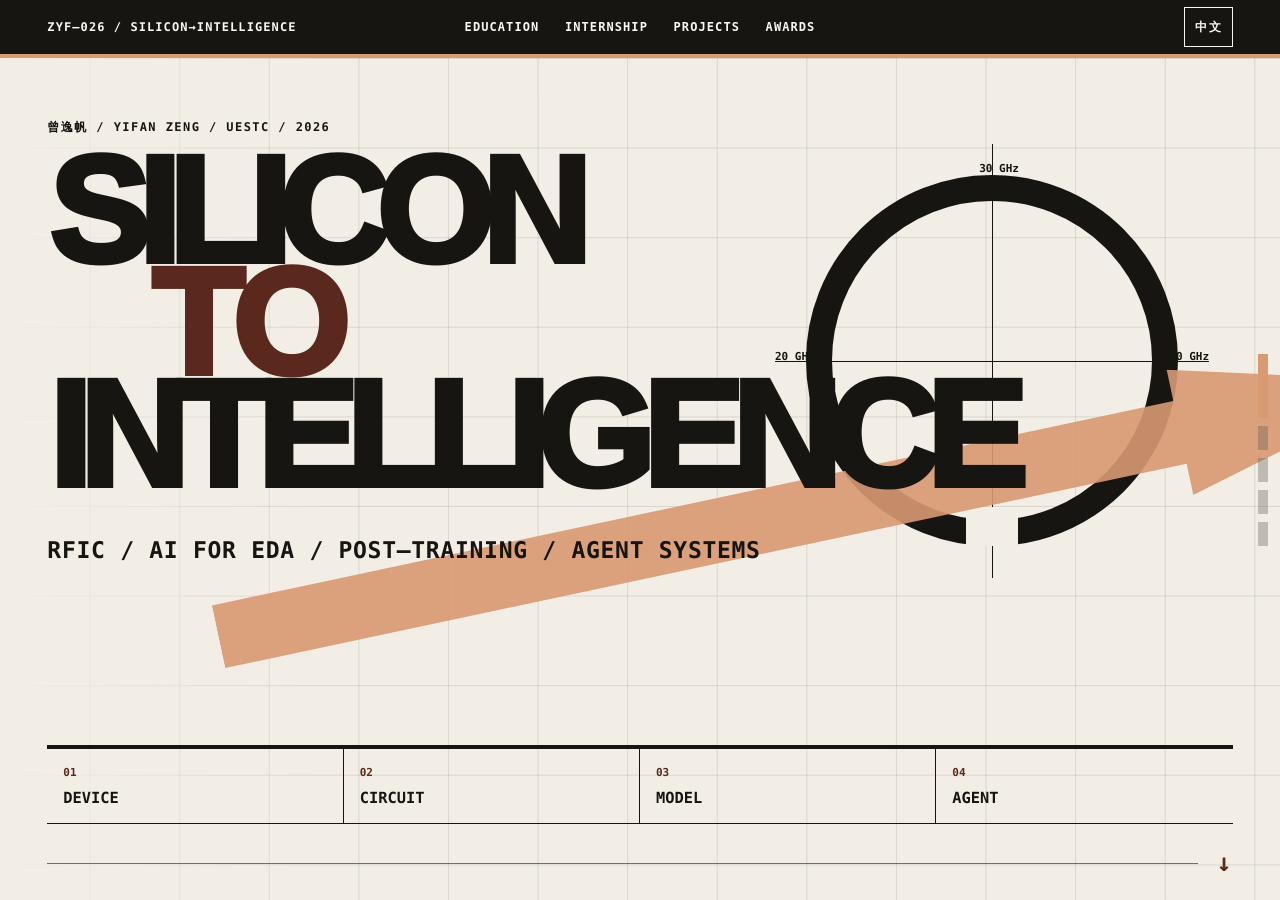
<file: index.html>
<!doctype html>
<html lang="zh-CN">
<head>
<meta charset="utf-8">
<meta name="viewport" content="width=device-width,initial-scale=1,viewport-fit=cover">
<meta name="theme-color" content="#d79a72">
<meta name="description" content="曾逸帆 — RFIC、AI for EDA、Post-training 与 Agent Systems。">
<title>曾逸帆 — Silicon to Intelligence</title>
<link rel="icon" href="data:image/svg+xml,%3Csvg xmlns='http://www.w3.org/2000/svg' viewBox='0 0 64 64'%3E%3Crect width='64' height='64' fill='%23eee9dc'/%3E%3Cpath d='M0 64V18L64 0v46z' fill='%23d79a72'/%3E%3Ccircle cx='41' cy='22' r='12' fill='none' stroke='%23111' stroke-width='5'/%3E%3C/svg%3E">
<link rel="stylesheet" href="styles.css?v=20260716-11">
<link rel="stylesheet" href="overrides.css?v=20260716-11">
<link rel="stylesheet" href="refinements.css?v=20260716-11">
<link rel="stylesheet" href="transitions-v10.css?v=20260716-11">
</head>
<body>
<a class="skip" href="#education" data-zh="跳至教育经历" data-en="Skip to education">跳至教育经历</a>
<header class="site-header">
<a class="brand" href="#home" data-major="0">ZYF—026 / SILICON→INTELLIGENCE</a>
<nav class="primary-nav" aria-label="Primary">
<button data-major="1" data-zh="教育" data-en="EDUCATION">教育</button>
<button data-major="2" data-zh="实习" data-en="INTERNSHIP">实习</button>
<button data-major="3" data-zh="项目" data-en="PROJECTS">项目</button>
<button data-major="4" data-zh="奖项" data-en="AWARDS">奖项</button>
</nav>
<button class="lang" id="lang" aria-label="Switch language">EN</button>
</header>
<div class="major-nav" aria-label="Chapter navigation">
<button class="major-dot active" data-major="0"><span>00 / HOME</span></button>
<button class="major-dot" data-major="1"><span>01 / EDUCATION</span></button>
<button class="major-dot" data-major="2"><span>02 / INTERNSHIP</span></button>
<button class="major-dot" data-major="3"><span>03 / PROJECTS</span></button>
<button class="major-dot" data-major="4"><span>04 / AWARDS</span></button>
</div>
<div class="wipe" aria-hidden="true"><div class="wipe-block wipe-a"></div><div class="wipe-block wipe-b"></div></div>
<main class="stage" id="stage"><div class="boot">LOADING / 026</div></main>
<script src="app-v10.js?v=20260716-11"></script>
</body>
</html>
</file>
<file: styles.css>
:root{--paper:#eee9dc;--paper2:#faf7ef;--ink:#111;--red:#d5251f;--ash:#7b756b;--line:#bbb3a4;--lime:#d7ff00;--header:58px;--pad:clamp(18px,3.7vw,62px);--ease:cubic-bezier(.76,0,.24,1)}
*{box-sizing:border-box}html,body{width:100%;height:100%;margin:0;overflow:hidden}body{background:var(--ink);color:var(--ink);font-family:"Arial Narrow","Helvetica Neue","Noto Sans CJK SC","Microsoft YaHei","PingFang SC",Arial,sans-serif;text-rendering:geometricPrecision}button,a{font:inherit}a{color:inherit;text-decoration:none}button{color:inherit}::selection{background:var(--red);color:#fff}.keep{white-space:nowrap;word-break:keep-all}.token{display:inline-block;white-space:nowrap}.mono{font-family:ui-monospace,SFMono-Regular,Menlo,Consolas,monospace}.skip{position:fixed;left:8px;top:8px;z-index:2000;padding:10px 14px;background:#fff;color:#000;transform:translateY(-150%)}.skip:focus{transform:none}
.site-header{position:fixed;z-index:1000;inset:0 0 auto;height:var(--header);display:grid;grid-template-columns:1fr auto 1fr;align-items:center;padding:0 var(--pad);background:var(--ink);color:var(--paper2);border-bottom:4px solid var(--red);font:900 10px/1 ui-monospace,SFMono-Regular,Menlo,Consolas,monospace;letter-spacing:.09em}.brand{justify-self:start}.primary-nav{display:flex;gap:clamp(12px,2vw,32px)}.primary-nav button,.lang{border:0;background:transparent;color:inherit;cursor:pointer;font:inherit;letter-spacing:inherit;padding:8px 0}.primary-nav button{position:relative}.primary-nav button:after{content:"";position:absolute;left:0;right:0;bottom:1px;height:2px;background:var(--red);transform:scaleX(0);transform-origin:left}.primary-nav button.active:after,.primary-nav button:hover:after{transform:scaleX(1)}.lang{justify-self:end;border:1px solid currentColor;padding:8px 10px}.lang:hover{background:var(--red);border-color:var(--red)}
.stage{position:fixed;inset:var(--header) 0 0;overflow:hidden}.chapter{position:absolute;inset:0;visibility:hidden;pointer-events:none;z-index:0}.chapter.active{visibility:visible;pointer-events:auto;z-index:2}.chapter-scroll{position:absolute;inset:0;overflow-y:auto;overscroll-behavior:contain;scrollbar-width:none}.chapter-scroll::-webkit-scrollbar{display:none}.chapter-inner{min-height:100%;padding:clamp(38px,6vh,80px) var(--pad) clamp(84px,10vh,130px);position:relative}.chapter-code{position:absolute;right:var(--pad);top:clamp(30px,5vh,68px);font:950 clamp(44px,6vw,92px)/.8 ui-monospace,monospace;letter-spacing:-.07em;opacity:.13}.chapter-label{margin:0 0 clamp(28px,5vh,58px);font:900 10px/1 ui-monospace,monospace;letter-spacing:.13em}.chapter-title{margin:0;font-size:clamp(66px,11vw,170px);line-height:.72;letter-spacing:-.075em;font-weight:950}.chapter-title .small{font-size:.35em;letter-spacing:-.03em;vertical-align:top;margin-left:.08em}.section-note{max-width:820px;margin:32px 0 0;font-size:clamp(16px,1.8vw,27px);line-height:1.08;font-weight:850}.bottom-gate{position:absolute;left:var(--pad);right:var(--pad);bottom:20px;display:flex;align-items:center;justify-content:space-between;font:900 9px/1 ui-monospace,monospace;letter-spacing:.1em}.gate-line{height:1px;flex:1;margin:0 18px;background:currentColor;opacity:.5}.gate-arrow{font-size:22px;color:var(--red)}
.major-nav{position:fixed;right:12px;top:50%;z-index:900;transform:translateY(-50%);display:flex;flex-direction:column;gap:5px}.major-dot{width:8px;height:22px;border:0;background:rgba(127,127,127,.35);cursor:pointer;padding:0;transition:.18s}.major-dot.active{height:58px;background:var(--red)}.major-dot span{position:absolute;right:18px;white-space:nowrap;opacity:0;pointer-events:none;background:var(--ink);color:#fff;padding:6px 8px;font:900 8px/1 ui-monospace,monospace}.major-dot:hover span{opacity:1}
.wipe{position:fixed;inset:0;z-index:3000;pointer-events:none;visibility:hidden}.wipe.run{visibility:visible}.wipe-block{position:absolute;top:0;bottom:0;width:57%;will-change:transform}.wipe-a{left:0;background:var(--red)}.wipe-b{right:0;background:var(--ink)}.wipe.forward .wipe-a{animation:wipe-left .92s var(--ease) both}.wipe.forward .wipe-b{animation:wipe-right .92s var(--ease) both}.wipe.backward .wipe-a{animation:wipe-left-back .92s var(--ease) both}.wipe.backward .wipe-b{animation:wipe-right-back .92s var(--ease) both}@keyframes wipe-left{0%{transform:translateX(-105%)}45%,55%{transform:translateX(0)}100%{transform:translateX(105%)}}@keyframes wipe-right{0%{transform:translateX(105%)}45%,55%{transform:translateX(0)}100%{transform:translateX(-105%)}}@keyframes wipe-left-back{0%{transform:translateX(105%)}45%,55%{transform:translateX(0)}100%{transform:translateX(-105%)}}@keyframes wipe-right-back{0%{transform:translateX(-105%)}45%,55%{transform:translateX(0)}100%{transform:translateX(105%)}}
.subsystem{margin-top:clamp(40px,7vh,86px)}.subnav{display:flex;align-items:center;gap:0;border-top:4px solid currentColor;border-bottom:1px solid currentColor;overflow-x:auto;scrollbar-width:none}.subnav::-webkit-scrollbar{display:none}.subnav button{flex:0 0 auto;min-width:clamp(140px,16vw,250px);height:64px;padding:0 18px;border:0;border-right:1px solid currentColor;background:transparent;color:inherit;text-align:left;cursor:pointer;font:900 9px/1.2 ui-monospace,monospace;letter-spacing:.07em}.subnav button span{display:block;color:var(--red);margin-bottom:6px}.subnav i{font-style:normal}.subnav button.active{background:currentColor;color:var(--panel-bg,var(--paper))}.subnav button.active span{color:var(--red)}.subpanels{position:relative;min-height:clamp(330px,48vh,570px);overflow:hidden}.subpanel{position:absolute;inset:0;padding:clamp(28px,4vw,58px) 0;opacity:0;visibility:hidden;transform:translateX(36px);pointer-events:none}.subpanel.active{opacity:1;visibility:visible;transform:none;pointer-events:auto}.subpanel.enter-right{animation:local-in-right .42s var(--ease)}.subpanel.enter-left{animation:local-in-left .42s var(--ease)}@keyframes local-in-right{from{opacity:0;transform:translateX(54px)}to{opacity:1;transform:none}}@keyframes local-in-left{from{opacity:0;transform:translateX(-54px)}to{opacity:1;transform:none}}.sub-layout{display:grid;grid-template-columns:minmax(0,1.15fr) minmax(280px,.85fr);gap:clamp(28px,6vw,100px)}.sub-kicker{margin:0 0 14px;color:var(--red);font:900 9px/1 ui-monospace,monospace;letter-spacing:.1em}.subpanel h3{margin:0;font-size:clamp(34px,5.4vw,82px);line-height:.86;letter-spacing:-.06em;font-weight:950}.subpanel .lead{margin:24px 0 0;max-width:880px;font-size:clamp(17px,2vw,29px);line-height:1.13;font-weight:850}.facts{display:grid;gap:0;border-top:1px solid currentColor}.fact{display:grid;grid-template-columns:90px 1fr;gap:18px;padding:15px 0;border-bottom:1px solid currentColor;font-size:clamp(13px,1.2vw,17px);line-height:1.35;font-weight:780}.fact b{color:var(--red);font:900 9px/1.4 ui-monospace,monospace;letter-spacing:.06em}.stack{margin:24px 0 0;color:var(--ash);font:900 9px/1.65 ui-monospace,monospace;letter-spacing:.06em}.dark .stack{color:#9b968c}.metric-row{display:flex;flex-wrap:wrap;gap:8px;margin-top:24px}.metric{padding:9px 11px;border:1px solid currentColor;font:900 9px/1 ui-monospace,monospace;letter-spacing:.05em}.metric strong{color:var(--red)}
#home{background:var(--paper);--panel-bg:var(--paper)}#home .chapter-inner{overflow:hidden;padding-top:clamp(42px,7vh,95px)}.hero-name{margin:0 0 24px;font:900 10px/1 ui-monospace,monospace;letter-spacing:.12em}.hero-title{position:relative;z-index:3;margin:0;width:min-content;font-size:clamp(62px,11.8vw,180px);line-height:.74;letter-spacing:-.078em;font-weight:950}.hero-title span{display:block}.hero-title span:nth-child(2){margin-left:clamp(22px,8vw,130px);color:var(--red)}.hero-sub{position:relative;z-index:3;margin:clamp(28px,5vh,60px) 0 0;max-width:920px;font:900 clamp(14px,1.8vw,26px)/1.15 ui-monospace,monospace;letter-spacing:.03em}.meaning-grid{position:absolute;inset:0;pointer-events:none}.layout-grid{position:absolute;inset:0;background-image:linear-gradient(to right,rgba(17,17,17,.1) 1px,transparent 1px),linear-gradient(to bottom,rgba(17,17,17,.1) 1px,transparent 1px);background-size:clamp(58px,7vw,110px) clamp(58px,7vw,110px);mask-image:linear-gradient(90deg,transparent 0,#000 25%,#000 100%);z-index:0}.wafer{position:absolute;z-index:1;right:clamp(3vw,8vw,150px);top:clamp(8vh,13vh,170px);width:clamp(210px,29vw,460px);aspect-ratio:1;border:clamp(15px,2.1vw,34px) solid var(--ink);border-radius:50%}.wafer:before,.wafer:after{content:"";position:absolute;background:var(--ink)}.wafer:before{left:50%;top:-18%;bottom:-18%;width:1px}.wafer:after{top:50%;left:-18%;right:-18%;height:1px}.wafer-notch{position:absolute;bottom:-8%;left:42%;width:16%;height:12%;background:var(--paper)}.freq{position:absolute;font:900 9px/1 ui-monospace,monospace}.freq.f20{left:-18%;top:47%}.freq.f30{top:-12%;left:46%}.freq.f40{right:-18%;top:47%}.signal-chain{position:absolute;z-index:4;left:var(--pad);right:var(--pad);bottom:76px;display:grid;grid-template-columns:repeat(4,1fr);border-top:4px solid var(--ink);border-bottom:1px solid var(--ink)}.signal-chain div{min-height:74px;padding:16px;border-right:1px solid var(--ink);font:900 clamp(10px,1.2vw,16px)/1.2 ui-monospace,monospace;display:flex;flex-direction:column;justify-content:flex-end}.signal-chain div:last-child{border:0}.signal-chain b{color:var(--red);font-size:9px;margin-bottom:9px}.signal-arrow{position:absolute;z-index:2;left:16%;right:-12%;top:46%;height:clamp(70px,10vw,140px);background:var(--red);transform:rotate(-12deg);clip-path:polygon(0 25%,80% 25%,80% 0,100% 50%,80% 100%,80% 75%,0 75%)}
#education{background:var(--paper2);--panel-bg:var(--paper2)}.education-map{display:grid;grid-template-columns:1fr 1fr;gap:clamp(18px,3vw,48px);margin-top:clamp(34px,6vh,76px)}.edu-block{position:relative;min-height:clamp(180px,27vh,310px);padding:clamp(25px,3.5vw,52px);border:4px solid var(--ink);overflow:hidden}.edu-block:nth-child(2){background:var(--ink);color:var(--paper2);transform:translateY(clamp(22px,5vh,54px))}.edu-block .year{color:var(--red);font:950 clamp(28px,4vw,62px)/1 ui-monospace,monospace}.edu-block h3{margin:26px 0 0;font-size:clamp(27px,3.9vw,58px);line-height:.92;letter-spacing:-.05em}.edu-block p{margin:14px 0 0;font-weight:850}.edu-block .step{position:absolute;right:-10%;bottom:-25%;font:950 clamp(110px,18vw,260px)/1 ui-monospace,monospace;opacity:.08}.education-data{display:grid;grid-template-columns:repeat(3,1fr);margin-top:clamp(48px,8vh,100px);border-top:1px solid var(--ink);border-bottom:1px solid var(--ink)}.education-data div{padding:18px;border-right:1px solid var(--ink);font:900 10px/1.5 ui-monospace,monospace}.education-data div:last-child{border:0}.education-data b{display:block;color:var(--red);font-size:20px}
#internship{background:var(--red);color:#fff;--panel-bg:var(--red)}#internship .chapter-code{color:#fff}.pipeline{display:grid;grid-template-columns:repeat(5,1fr);margin-top:clamp(28px,5vh,60px);border-top:4px solid #fff;border-bottom:1px solid #fff}.pipeline div{position:relative;min-height:70px;padding:14px;border-right:1px solid #fff;font:900 9px/1.2 ui-monospace,monospace;display:flex;align-items:flex-end}.pipeline div:last-child{border:0}.pipeline div:not(:last-child):after{content:"→";position:absolute;right:-10px;top:7px;background:var(--red);padding:3px;color:#fff}.pipeline b{display:block;color:var(--ink);margin-right:8px}.internship-panel .facts{border-color:#fff}.internship-panel .fact{border-color:#fff}.internship-panel .fact b{color:var(--ink)}.internship-panel .stack{color:#2b1816}.internship-panel .metric strong{color:var(--ink)}
#projects{background:var(--ink);color:var(--paper2);--panel-bg:var(--ink)}#projects .chapter-code{color:var(--paper2)}#projects .subnav{border-color:#68635b}#projects .subnav button{border-color:#68635b}#projects .subnav button.active{background:var(--paper2);color:var(--ink)}#projects .facts,#projects .fact{border-color:#68635b}.project-graph{position:absolute;right:var(--pad);top:clamp(84px,13vh,150px);width:clamp(190px,24vw,350px);height:clamp(150px,20vw,280px);opacity:.18}.project-graph i{position:absolute;width:18px;height:18px;border:4px solid var(--red);border-radius:50%}.project-graph i:nth-child(1){left:0;top:48%}.project-graph i:nth-child(2){left:28%;top:4%}.project-graph i:nth-child(3){left:46%;top:72%}.project-graph i:nth-child(4){right:0;top:20%}.project-graph i:nth-child(5){right:7%;bottom:0}.project-graph svg{position:absolute;inset:0;width:100%;height:100%}
#awards{background:var(--paper);--panel-bg:var(--paper)}.award-stage{display:grid;grid-template-columns:1fr 1.3fr 1fr;align-items:end;gap:3px;max-width:1000px;margin:clamp(60px,10vh,130px) auto 0}.podium{position:relative;border:4px solid var(--ink);display:flex;align-items:center;justify-content:center;font:950 clamp(44px,7vw,100px)/1 ui-monospace,monospace}.podium:nth-child(1){height:180px}.podium:nth-child(2){height:290px;background:var(--red);color:#fff}.podium:nth-child(3){height:130px}.podium small{position:absolute;top:14px;left:14px;font-size:9px;letter-spacing:.1em}.award-placeholder{text-align:center;margin:38px 0 0;font:900 10px/1.7 ui-monospace,monospace;letter-spacing:.1em;color:var(--ash)}
@media(max-width:900px){.site-header{grid-template-columns:1fr auto}.primary-nav{display:none}.sub-layout{grid-template-columns:1fr}.facts{margin-top:10px}.education-map{grid-template-columns:1fr}.edu-block:nth-child(2){transform:none}.signal-chain{grid-template-columns:1fr 1fr;bottom:70px}.signal-chain div:nth-child(2){border-right:0}.signal-chain div{min-height:58px}.wafer{opacity:.42;right:-90px}.project-graph{opacity:.08}.chapter-title{font-size:clamp(60px,18vw,112px)}.hero-title{font-size:clamp(58px,18vw,104px)}.subpanels{min-height:520px}.chapter-code{display:none}.education-data{grid-template-columns:1fr}.education-data div{border-right:0;border-bottom:1px solid var(--ink)}.major-nav{right:5px}.major-dot{width:5px}}
@media(max-width:600px){:root{--header:54px}.chapter-inner{padding-left:18px;padding-right:18px}.site-header{padding:0 16px}.hero-title span:nth-child(2){margin-left:18px}.hero-sub{font-size:13px;max-width:82%}.signal-arrow{left:2%;right:-40%;top:42%}.signal-chain{left:18px;right:18px}.subnav button{min-width:142px;height:58px}.subpanel h3{font-size:clamp(34px,11vw,54px)}.subpanel .lead{font-size:17px}.fact{grid-template-columns:72px 1fr}.pipeline{grid-template-columns:1fr}.pipeline div{min-height:40px;border-right:0;border-bottom:1px solid #fff}.pipeline div:not(:last-child):after{display:none}.award-stage{gap:0}.podium:nth-child(1){height:125px}.podium:nth-child(2){height:205px}.podium:nth-child(3){height:95px}.bottom-gate{left:18px;right:18px}.major-nav{display:none}}
@media(prefers-reduced-motion:reduce){html,body{overflow:auto}.stage{position:static}.chapter{position:relative;visibility:visible;pointer-events:auto;min-height:100vh}.chapter-scroll{position:relative;overflow:visible}.wipe,.major-nav{display:none}.subpanel{transition:none}.chapter:not(.active){display:block}}
</file>
<file: overrides.css>
:root{
  --paper:#f2eee5;
  --paper2:#fbf8f1;
  --ink:#171512;
  --red:#c8794f;
  --accent-block:#c8794f;
  --accent-deep:#7d3825;
  --accent-light:#efb995;
  --ash:#5c574f;
  --line:#a89f92;
}

.boot{position:absolute;inset:0;display:grid;place-items:center;background:var(--paper);color:var(--ink);font:900 13px/1 ui-monospace,SFMono-Regular,Menlo,Consolas,monospace;letter-spacing:.12em}

/* Readability */
.site-header{font-size:12px;border-bottom-color:var(--accent-block)}
.brand{font-size:12px}
.primary-nav button,.lang{min-height:40px}
.primary-nav button:after{height:3px;background:var(--accent-block);transition:transform .18s ease}
.primary-nav button:hover{opacity:.78}
.lang{min-width:48px}
.lang:hover{background:var(--accent-block);border-color:var(--accent-block);color:var(--ink)}
.chapter-label{font-size:12px;color:var(--accent-deep)}
.dark .chapter-label{color:var(--accent-light)}
.section-note{font-size:clamp(18px,1.9vw,29px);line-height:1.2}
.chapter-title{font-size:clamp(70px,10.5vw,160px)}
.bottom-gate{font-size:11px;line-height:1.35;pointer-events:none}
.bottom-gate>span:first-child{display:none}
.gate-line{margin-left:0;opacity:.58}
.gate-arrow{color:var(--accent-deep);font-size:25px;animation:gate-pulse 1.8s ease-in-out infinite}
.dark .gate-arrow{color:var(--accent-light)}
@keyframes gate-pulse{0%,100%{transform:translateY(0);opacity:.55}50%{transform:translateY(5px);opacity:1}}

/* Shape-only major navigation */
.major-nav{gap:8px}
.major-dot{width:10px;height:24px;border-radius:0;background:rgba(95,88,80,.34);transition:height .22s ease,background .22s ease,transform .22s ease}
.major-dot:hover{transform:scaleX(1.45);background:rgba(95,88,80,.62)}
.major-dot.active{height:64px;background:var(--accent-block)}
.major-dot span{display:none!important}
.wipe-a{background:var(--accent-block)}

/* Submodule rail: content labels remain, affordance comes from shape and response */
.subsystem{position:relative}
.subnav{border-top-width:5px;scroll-snap-type:x proximity}
.subnav button{position:relative;scroll-snap-align:start;min-width:clamp(172px,17vw,270px);height:76px;padding:0 20px;font-size:11.5px;line-height:1.32;letter-spacing:.05em;opacity:.72;transition:background .18s ease,color .18s ease,opacity .18s ease,transform .18s ease,box-shadow .18s ease}
.subnav button:before{content:"";position:absolute;left:0;right:0;top:0;height:0;background:var(--accent-block);transition:height .18s ease}
.subnav button span{font-size:11px;color:var(--accent-deep);margin-bottom:8px}
.dark .subnav button span{color:var(--accent-light)}
.subnav button:hover{opacity:1;transform:translateY(-2px);background:rgba(23,21,18,.055)}
.dark .subnav button:hover{background:rgba(250,247,239,.07)}
.subnav button:hover:before{height:3px}
.subnav button.active{opacity:1;background:var(--ink);color:var(--paper2);box-shadow:inset 0 -6px 0 var(--accent-block)}
.subnav button.active:before{height:5px}
#projects .subnav button.active{background:var(--paper2);color:var(--ink);box-shadow:inset 0 -6px 0 var(--accent-block)}
#projects .subnav button.active span{color:var(--accent-deep)}
.subpanels{min-height:0}
.subpanel.active{position:relative;inset:auto}
.sub-kicker{font-size:11px;line-height:1.3;color:var(--accent-deep)}
.dark .sub-kicker{color:var(--accent-light)}
.subpanel h3{font-size:clamp(38px,5vw,76px);text-wrap:balance;line-break:strict}
.subpanel .lead{font-size:clamp(18px,1.85vw,28px);line-height:1.24;font-weight:760}
.fact{grid-template-columns:108px 1fr;gap:20px;padding:17px 0;font-size:clamp(15px,1.2vw,18px);line-height:1.45;font-weight:680}
.fact b{font-size:11px;line-height:1.4;color:var(--accent-deep)}
.dark .fact b{color:var(--accent-light)}
.stack{font-size:11px;line-height:1.72;color:#504b44}
.dark .stack{color:#c2baaf}
.metric{padding:11px 13px;font-size:11px;line-height:1.2}
.metric strong{color:var(--accent-deep)}
.dark .metric strong{color:var(--accent-light)}

/* Hero */
.hero-name{font-size:12px}
.hero-title span:nth-child(2){color:var(--accent-deep)}
.hero-sub{font-size:clamp(16px,1.8vw,27px);line-height:1.24}
.signal-arrow{background:var(--accent-block);opacity:.9}
.freq{font-size:11px}
.signal-chain div{font-size:clamp(12px,1.2vw,17px)}
.signal-chain b{font-size:11px;color:var(--accent-deep)}

/* Education */
.edu-block .year,.education-data b{color:var(--accent-deep)}
.edu-block p{font-size:clamp(15px,1.2vw,19px);line-height:1.4}
.education-data div{font-size:12px;line-height:1.55}
.education-data b{font-size:23px}

/* Muted orange field with dark foreground for contrast */
#internship{background:var(--accent-block);color:var(--ink);--panel-bg:var(--accent-block)}
#internship .chapter-label,#internship .sub-kicker,#internship .fact b,#internship .metric strong{color:#5c281c}
#internship .chapter-code{color:var(--ink)}
#internship .pipeline{border-color:var(--ink)}
#internship .pipeline div{border-color:var(--ink);font-size:11.5px;color:var(--ink)}
#internship .pipeline div:not(:last-child):after{background:var(--accent-block);color:var(--ink)}
#internship .pipeline b{color:#5c281c;font-size:11px}
#internship .internship-panel .facts,#internship .internship-panel .fact{border-color:rgba(23,21,18,.62)}
#internship .internship-panel .stack{color:#352720}
#internship .subnav button:hover{background:rgba(23,21,18,.075)}
#internship .subnav button.active{background:var(--ink);color:var(--paper2);box-shadow:inset 0 -6px 0 #f1c3a7}
#internship .subnav button.active span{color:#f1c3a7}

/* Project wheel indicator: shapes only */
#projects .project-graph i{border-color:var(--accent-light)}
.project-scroll-guide{--progress:16.666%;display:grid;grid-template-columns:30px minmax(90px,180px) auto;align-items:center;gap:14px;margin:clamp(22px,3vh,34px) 0 10px;color:var(--accent-light)}
.project-scroll-guide>span:first-child{display:none}
.wheel-shape{position:relative;width:25px;height:38px;border:2px solid currentColor;border-radius:16px}
.wheel-shape:after{content:"";position:absolute;left:50%;top:7px;width:3px;height:8px;background:currentColor;border-radius:3px;transform:translateX(-50%);animation:wheel-dot 1.45s ease-in-out infinite}
@keyframes wheel-dot{0%,100%{transform:translate(-50%,0);opacity:.45}50%{transform:translate(-50%,9px);opacity:1}}
.progress-rail{position:relative;height:3px;background:rgba(239,185,149,.28);overflow:hidden}
.progress-rail b{position:absolute;inset:0 auto 0 0;width:var(--progress);background:currentColor;transition:width .32s var(--ease)}
.project-progress{font:900 12px/1 ui-monospace,SFMono-Regular,Menlo,Consolas,monospace;letter-spacing:.08em;color:var(--paper2)}
#projects .subsystem{margin-top:0}
#projects .subnav{cursor:ns-resize}
#projects .subnav button{cursor:ns-resize;flex:1 1 0;min-width:148px}

/* Awards */
.podium:nth-child(2){background:var(--accent-block);color:var(--ink)}
.podium small,.award-placeholder{font-size:11.5px}

html[lang="en"] .keep{white-space:normal}

/* Fit-to-viewport behavior for desktop and short laptop screens */
.chapter.fit-height .chapter-scroll{overflow-y:hidden}
.chapter.fit-height .chapter-inner{height:100%;min-height:100%}
.chapter.compact-height .chapter-inner{padding-top:clamp(22px,3.5vh,42px);padding-bottom:72px}
.chapter.compact-height .chapter-label{margin-bottom:clamp(16px,2.5vh,28px)}
.chapter.compact-height .chapter-title{font-size:clamp(58px,8.8vw,128px)}
.chapter.compact-height .section-note{margin-top:20px;font-size:clamp(17px,1.55vw,23px)}
.chapter.compact-height .subsystem{margin-top:clamp(20px,3vh,38px)}
.chapter.compact-height .subnav button{height:62px}
.chapter.compact-height .subpanel{padding-top:22px;padding-bottom:18px}
.chapter.compact-height .subpanel h3{font-size:clamp(34px,4.3vw,64px)}
.chapter.compact-height .subpanel .lead{margin-top:17px;font-size:clamp(17px,1.55vw,23px)}
.chapter.compact-height .fact{padding:12px 0;font-size:clamp(14px,1.05vw,16px)}
.chapter.compact-height .stack{margin-top:16px}
.chapter.compact-height .education-map{margin-top:clamp(22px,3.2vh,42px)}
.chapter.compact-height .edu-block{min-height:clamp(150px,22vh,230px);padding:clamp(20px,2.5vw,36px)}
.chapter.compact-height .education-data{margin-top:clamp(26px,4vh,48px)}
.chapter.compact-height .pipeline{margin-top:clamp(18px,2.8vh,30px)}
.chapter.compact-height .project-scroll-guide{margin:16px 0 8px}

@media(min-width:901px) and (max-height:820px){
  .chapter-inner{padding-top:32px;padding-bottom:72px}
  .chapter-title{font-size:clamp(62px,8.7vw,128px)}
  .chapter-label{margin-bottom:22px}
  .subsystem{margin-top:28px}
  .subnav button{height:64px}
  .subpanel{padding-top:22px;padding-bottom:18px}
  .subpanel h3{font-size:clamp(34px,4.4vw,64px)}
  .subpanel .lead{margin-top:16px;font-size:clamp(17px,1.55vw,23px)}
  .fact{padding:12px 0;font-size:clamp(14px,1.05vw,16px)}
  .stack{margin-top:16px}
  .project-scroll-guide{margin:15px 0 8px}
  .education-map{margin-top:30px}
  .edu-block{min-height:190px;padding:28px}
  .education-data{margin-top:42px}
  .pipeline{margin-top:22px}
}

@media(max-width:1050px){#projects .subnav button{flex:0 0 184px}}
@media(max-width:900px){
  .subpanels{min-height:0}
  .subpanel{padding-bottom:76px}
  .site-header{font-size:11px}
  .brand{font-size:11px}
  .subnav button{min-width:176px}
  .project-scroll-guide{grid-template-columns:24px minmax(80px,1fr) auto;margin-top:20px}
  .wheel-shape{width:22px;height:34px}
  .chapter.fit-height .chapter-scroll{overflow-y:auto}
}
@media(max-width:600px){
  .chapter-inner{padding-bottom:96px}
  .chapter-label{font-size:11px}
  .subnav button{height:68px;font-size:10.5px;min-width:164px}
  .sub-kicker,.fact b,.stack{font-size:10.5px}
  .fact{grid-template-columns:86px 1fr;font-size:15px}
  .hero-name{font-size:11px}
  .section-note{font-size:18px}
  .project-scroll-guide{grid-template-columns:22px minmax(65px,1fr) auto;gap:10px}
  .project-progress{font-size:11px}
}
</file>
<file: refinements.css>
/* 2026-07-15 interaction and contrast refinement */
:root{
  --red:#d79a72;
  --accent-block:#d79a72;
  --accent-deep:#5b281d;
  --accent-light:#f0c4a8;
}

/* Stable layered project transitions */
.subpanels{display:grid;position:relative;overflow:hidden;contain:layout paint}
.subpanel{
  grid-area:1/1;
  position:relative!important;
  inset:auto!important;
  opacity:0;
  visibility:hidden;
  pointer-events:none;
  transform:none;
  clip-path:inset(0);
  background:var(--panel-bg,var(--paper));
  transition:clip-path .46s var(--ease),opacity .12s linear;
  will-change:clip-path,opacity;
}
.subpanel.active{opacity:1;visibility:visible;pointer-events:auto;clip-path:inset(0);z-index:2}
.subpanel.active.prepare-right{opacity:1;clip-path:inset(0 0 0 100%)}
.subpanel.active.prepare-left{opacity:1;clip-path:inset(0 100% 0 0)}
.subpanel.active.leave-left,.subpanel.active.leave-right{opacity:1;clip-path:inset(0);pointer-events:none;z-index:1}
.subpanel.enter-right,.subpanel.enter-left{animation:none!important}

/* Higher-contrast internship field */
#internship{background:#d79a72;color:#171512;--panel-bg:#d79a72}
#internship .chapter-label,#internship .sub-kicker,#internship .fact b,#internship .metric strong,#internship .pipeline b{color:#4f2118}
#internship .chapter-title,#internship .lead,#internship .fact span,#internship .subnav button{color:#171512}
#internship .internship-panel .stack{color:#3b2b24}
#internship .pipeline,#internship .pipeline div,#internship .internship-panel .facts,#internship .internship-panel .fact{border-color:rgba(23,21,18,.78)}
#internship .subnav{border-color:#171512}
#internship .subnav button{border-color:rgba(23,21,18,.72);opacity:.84}
#internship .subnav button.active{background:#171512;color:#fbf8f1;box-shadow:inset 0 -6px 0 #f4c9ae}
#internship .subnav button.active i{color:#fbf8f1}
#internship .metric{border-color:rgba(23,21,18,.78)}

/* Distinct chapter wipes */
.wipe .wipe-block{animation-duration:.94s!important;animation-timing-function:var(--ease)!important;animation-fill-mode:both!important;will-change:transform,clip-path,opacity}

.wipe.to-home .wipe-a{inset:0 50% 0 0;width:auto;background:var(--accent-block);animation-name:home-left!important}
.wipe.to-home .wipe-b{inset:0 0 0 50%;width:auto;background:var(--ink);animation-name:home-right!important}
@keyframes home-left{0%{transform:translateX(-110%)}46%,58%{transform:none}100%{transform:translateX(110%)}}
@keyframes home-right{0%{transform:translateX(110%)}46%,58%{transform:none}100%{transform:translateX(-110%)}}

.wipe.to-education .wipe-a{inset:-18% -12%;width:auto;background:var(--accent-block);clip-path:polygon(0 0,58% 0,100% 100%,42% 100%);animation-name:education-diagonal!important}
.wipe.to-education .wipe-b{inset:-18% auto -18% 43%;width:15%;background:var(--ink);transform:skewX(-18deg);animation-name:education-rib!important}
@keyframes education-diagonal{0%{transform:translateX(-120%)}45%,58%{transform:none}100%{transform:translateX(120%)}}
@keyframes education-rib{0%{transform:translateX(-420%) skewX(-18deg)}45%,58%{transform:skewX(-18deg)}100%{transform:translateX(420%) skewX(-18deg)}}

.wipe.to-internship .wipe-a{inset:0;width:auto;background:#d79a72;transform-origin:bottom;animation-name:internship-rise!important}
.wipe.to-internship .wipe-b{left:0;right:0;top:auto;bottom:0;width:auto;height:17%;background:var(--ink);animation-name:internship-band!important}
@keyframes internship-rise{0%{transform:scaleY(0)}46%,60%{transform:scaleY(1)}100%{transform:translateY(-105%)}}
@keyframes internship-band{0%{transform:translateY(120%)}46%,60%{transform:none}100%{transform:translateY(-650%)}}

.wipe.to-projects .wipe-a{left:50%;top:50%;bottom:auto;width:165vmax;height:165vmax;border-radius:50%;background:var(--ink);animation-name:projects-iris!important}
.wipe.to-projects .wipe-b{left:50%;top:50%;bottom:auto;width:88vmax;height:88vmax;border:8vmax solid var(--accent-block);border-radius:50%;background:transparent;animation-name:projects-ring!important}
@keyframes projects-iris{0%{transform:translate(-50%,-50%) scale(0)}48%,61%{transform:translate(-50%,-50%) scale(1)}100%{transform:translate(-50%,-50%) scale(0)}}
@keyframes projects-ring{0%{transform:translate(-50%,-50%) scale(0);opacity:0}30%{opacity:1}48%,61%{transform:translate(-50%,-50%) scale(1);opacity:1}100%{transform:translate(-50%,-50%) scale(1.5);opacity:0}}

.wipe.to-awards .wipe-a{inset:0;width:auto;background:repeating-linear-gradient(90deg,var(--accent-block) 0 18%,var(--paper2) 18% 20%);animation-name:awards-columns!important}
.wipe.to-awards .wipe-b{left:0;right:0;top:42%;bottom:auto;width:auto;height:16%;background:var(--ink);animation-name:awards-bar!important}
@keyframes awards-columns{0%{clip-path:inset(0 100% 0 0)}46%,60%{clip-path:inset(0)}100%{clip-path:inset(0 0 0 100%)}}
@keyframes awards-bar{0%{transform:scaleX(0)}46%,60%{transform:scaleX(1)}100%{transform:scaleX(0)}}
</file>
<file: transitions-v10.css>
/* Solid, element-derived chapter transitions. */
.hero-to i{display:inline-block;font-style:normal}
.to-o{position:relative;transform-origin:center}
.wipe{display:none!important}
.element-transition-layer{position:fixed;inset:0;z-index:8000;overflow:hidden;pointer-events:none;isolation:isolate}
.element-transition-surface{position:absolute;inset:0;will-change:clip-path;backface-visibility:hidden}
.element-transition-seed{position:fixed;z-index:2;box-sizing:border-box;pointer-events:none;transform-origin:center;will-change:transform}
.transition-source-hidden{visibility:hidden!important}
body.is-major-transition{cursor:progress}
body.is-major-transition .site-header,body.is-major-transition .major-nav{visibility:hidden}

/* Submodule panels use one opaque reveal layer; no opacity cross-fade. */
.subpanels{display:grid!important;position:relative!important;overflow:hidden!important;contain:layout paint;isolation:isolate}
.subpanel{grid-area:1/1!important;position:relative!important;inset:auto!important;opacity:1!important;visibility:hidden!important;pointer-events:none!important;transform:none!important;transition:none!important;z-index:1!important;will-change:clip-path,transform;background:var(--panel-bg,var(--paper))!important}
.subpanel.active{visibility:visible!important;pointer-events:auto!important;z-index:2!important}
.subpanel.subpanel-incoming{visibility:visible!important;pointer-events:none!important;z-index:3!important}
.subpanel.enter-right,.subpanel.enter-left,.subpanel.prepare-right,.subpanel.prepare-left,.subpanel.leave-left,.subpanel.leave-right{animation:none!important;transition:none!important}

@media(prefers-reduced-motion:reduce){
  .element-transition-layer{display:none!important}
  .transition-source-hidden{visibility:visible!important}
}
</file>
